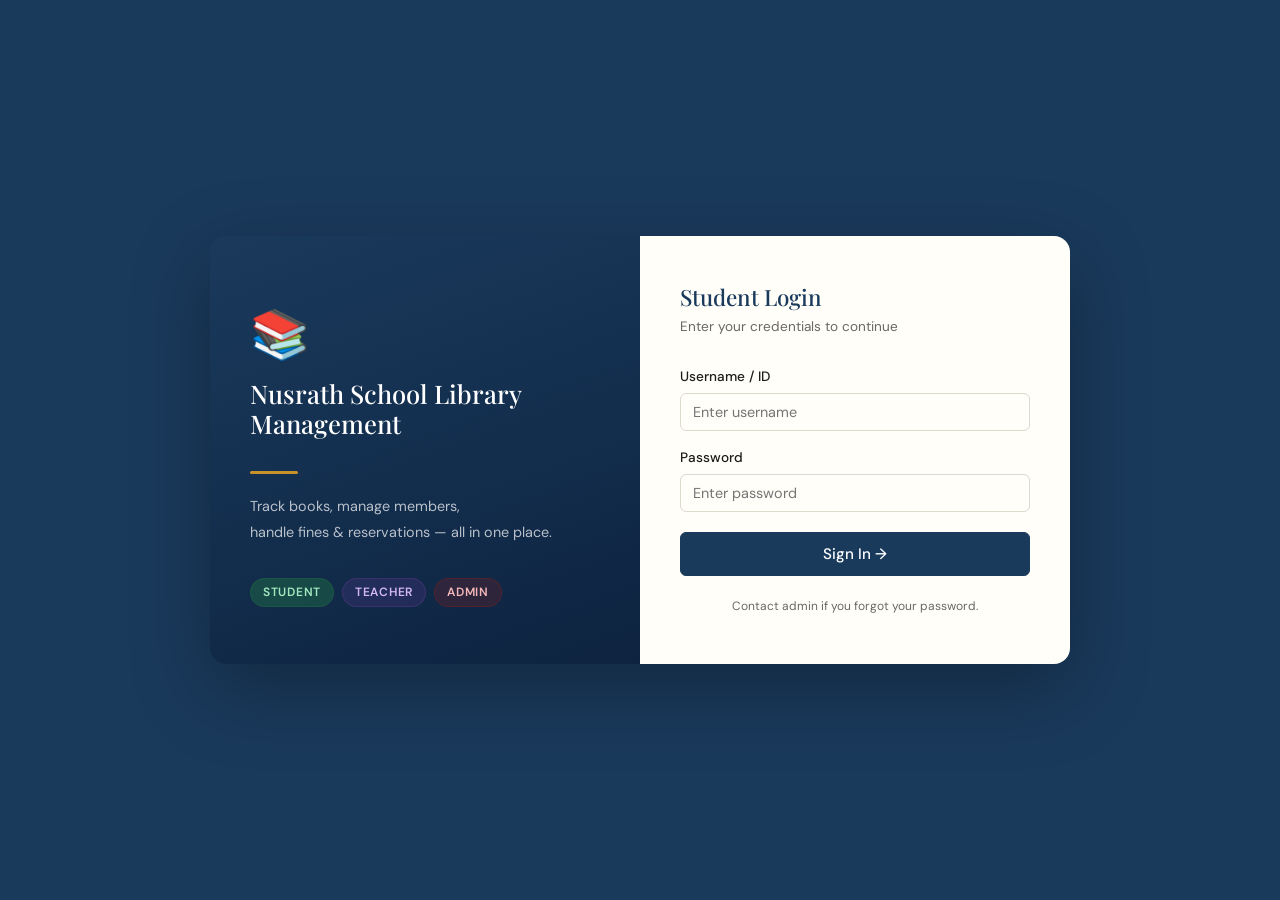
<file: index.html>
<!DOCTYPE html>
<html lang="en">
<head>
<meta charset="UTF-8">
<meta name="viewport" content="width=device-width, initial-scale=1.0">
<title>Nusrath School Library — Login</title>
<link rel="stylesheet" href="css/style.css">
<style>
  body { display: flex; align-items: center; justify-content: center; min-height: 100vh; background: var(--clr-primary); }
  .login-wrap {
    display: grid;
    grid-template-columns: 1fr 1fr;
    width: 860px;
    max-width: 96vw;
    border-radius: 16px;
    overflow: hidden;
    box-shadow: 0 24px 80px rgba(0,0,0,0.3);
  }
  .login-left {
    background: linear-gradient(160deg, #1a3a5c 0%, #0d2340 100%);
    padding: 48px 40px;
    display: flex;
    flex-direction: column;
    justify-content: center;
    color: #fff;
  }
  .login-left .logo { font-family: var(--font-display); font-size: 3rem; margin-bottom: 8px; }
  .login-left h1 { font-size: 1.6rem; margin-bottom: 12px; }
  .login-left p { font-size: 0.9rem; opacity: 0.7; line-height: 1.8; }
  .decorative-line { width: 48px; height: 3px; background: var(--clr-accent); border-radius: 2px; margin: 20px 0; }
  .role-pills { display: flex; gap: 8px; margin-top: 32px; flex-wrap: wrap; }
  .role-pill {
    padding: 4px 12px;
    border-radius: 20px;
    font-size: 0.75rem;
    font-weight: 600;
    text-transform: uppercase;
    letter-spacing: 0.06em;
    cursor: pointer;
    transition: all 0.2s;
    border: 1.5px solid transparent;
  }
  .role-pill[data-r="student"] { background: rgba(30,107,69,0.25); color: #a3e8c0; border-color: rgba(30,107,69,0.4); }
  .role-pill[data-r="teacher"] { background: rgba(92,58,138,0.25); color: #d4b8f5; border-color: rgba(92,58,138,0.4); }
  .role-pill[data-r="admin"]   { background: rgba(138,28,28,0.25); color: #f5b8b8; border-color: rgba(138,28,28,0.4); }
  .role-pill.selected[data-r="student"] { background: rgba(30,107,69,0.5); }
  .role-pill.selected[data-r="teacher"] { background: rgba(92,58,138,0.5); }
  .role-pill.selected[data-r="admin"]   { background: rgba(138,28,28,0.5); }
  .login-right { background: var(--clr-surface); padding: 48px 40px; display: flex; flex-direction: column; justify-content: center; }
  .login-right h2 { font-size: 1.4rem; color: var(--clr-primary); margin-bottom: 4px; }
  .login-right .sub { font-size: 0.85rem; color: var(--clr-muted); margin-bottom: 28px; }
  .error-msg { background: #fee2e2; color: #991b1b; border: 1px solid #fca5a5; border-radius: 6px; padding: 10px 14px; font-size: 0.85rem; margin-bottom: 16px; display: none; }
  .btn-login { width: 100%; justify-content: center; padding: 11px; font-size: 0.95rem; margin-top: 4px; }
  .footer-note { font-size: 0.75rem; color: var(--clr-muted); text-align: center; margin-top: 20px; }
  @media (max-width: 640px) {
    .login-wrap { grid-template-columns: 1fr; }
    .login-left { padding: 32px 24px; }
    .login-right { padding: 32px 24px; }
  }
</style>
</head>
<body>
<div class="login-wrap">
  <div class="login-left">
    <div class="logo">📚</div>
    <h1>Nusrath School Library<br>Management</h1>
    <div class="decorative-line"></div>
    <p>Track books, manage members,<br>handle fines & reservations — all in one place.</p>
    <div class="role-pills">
      <div class="role-pill selected" data-r="student" onclick="selectRole('student')">Student</div>
      <div class="role-pill" data-r="teacher" onclick="selectRole('teacher')">Teacher</div>
      <div class="role-pill" data-r="admin" onclick="selectRole('admin')">Admin</div>
    </div>
  </div>

  <div class="login-right">
    <h2 id="login-heading">Student Login</h2>
    <p class="sub">Enter your credentials to continue</p>

    <div class="error-msg" id="err-msg"></div>

    <div class="form-group">
      <label class="form-label">Username / ID</label>
      <input type="text" class="form-control" id="username" placeholder="Enter username" autocomplete="username">
    </div>
    <div class="form-group">
      <label class="form-label">Password</label>
      <input type="password" class="form-control" id="password" placeholder="Enter password" autocomplete="current-password">
    </div>

    <button class="btn btn-primary btn-login" id="login-btn" onclick="doLogin()">Sign In →</button>
    <p class="footer-note">Contact admin if you forgot your password.</p>
  </div>
</div>

<script src="js/app.js"></script>
<script>
  let currentRole = 'student';

  // Redirect if already logged in
  const existing = auth.load();
  if (existing) {
    window.location.href = existing.role + '-panel.html';
  }

  function selectRole(role) {
    currentRole = role;
    document.querySelectorAll('.role-pill').forEach(p => p.classList.remove('selected'));
    document.querySelector(`.role-pill[data-r="${role}"]`).classList.add('selected');
    const labels = { student: 'Student Login', teacher: 'Teacher Login', admin: 'Admin Login' };
    document.getElementById('login-heading').textContent = labels[role];
  }

  document.getElementById('password').addEventListener('keydown', e => {
    if (e.key === 'Enter') doLogin();
  });

  async function doLogin() {
    const username = document.getElementById('username').value.trim();
    const password = document.getElementById('password').value;
    const errEl = document.getElementById('err-msg');
    const btn   = document.getElementById('login-btn');
    errEl.style.display = 'none';

    if (!username || !password) {
      errEl.textContent = 'Please enter username and password.';
      errEl.style.display = 'block';
      return;
    }

    setLoading(btn, true);
    try {
      const res = await api.login({ username, password, role: currentRole });
      auth.save(res.user, res.role);
      showToast('Login successful!', 'success');
      setTimeout(() => { window.location.href = res.role + '-panel.html'; }, 300);
    } catch (err) {
      errEl.textContent = err.message || 'Login failed.';
      errEl.style.display = 'block';
    } finally {
      setLoading(btn, false);
    }
  }
</script>
</body>
</html>
</file>
<file: css/style.css>
/* ── Google Fonts ── */
@import url('https://fonts.googleapis.com/css2?family=Playfair+Display:wght@500;700&family=DM+Sans:wght@300;400;500;600&display=swap');

/* ── Variables ── */
:root {
  --clr-primary:     #1a3a5c;
  --clr-primary-lt:  #2a5298;
  --clr-accent:      #c8922a;
  --clr-accent-lt:   #f0b544;
  --clr-student:     #1e6b45;
  --clr-teacher:     #5c3a8a;
  --clr-admin:       #8a1c1c;
  --clr-bg:          #f4f1eb;
  --clr-surface:     #fffef9;
  --clr-border:      #ddd9cc;
  --clr-text:        #1e1c16;
  --clr-muted:       #6b6860;
  --clr-danger:      #b91c1c;
  --clr-success:     #166534;
  --clr-warning:     #92400e;
  --radius:          10px;
  --shadow:          0 2px 12px rgba(0,0,0,0.08);
  --shadow-lg:       0 8px 32px rgba(0,0,0,0.12);
  --font-display:    'Playfair Display', Georgia, serif;
  --font-body:       'DM Sans', system-ui, sans-serif;
  --transition:      all 0.2s ease;
}

/* ── Reset ── */
*, *::before, *::after { box-sizing: border-box; margin: 0; padding: 0; }
html { font-size: 16px; }
body {
  font-family: var(--font-body);
  background: var(--clr-bg);
  color: var(--clr-text);
  min-height: 100vh;
  line-height: 1.6;
}

/* ── Typography ── */
h1,h2,h3 { font-family: var(--font-display); font-weight: 500; line-height: 1.2; }
h1 { font-size: 2.2rem; }
h2 { font-size: 1.6rem; }
h3 { font-size: 1.2rem; }
p  { line-height: 1.7; }

/* ── Layout ── */
.container { max-width: 1200px; margin: 0 auto; padding: 0 24px; }

/* ── Header / Navbar ── */
.navbar {
  background: var(--clr-primary);
  color: #fff;
  padding: 0 24px;
  display: flex;
  align-items: center;
  justify-content: space-between;
  height: 60px;
  position: sticky;
  top: 0;
  z-index: 100;
  box-shadow: var(--shadow);
}
.navbar-brand {
  font-family: var(--font-display);
  font-size: 1.3rem;
  color: #fff;
  text-decoration: none;
  display: flex;
  align-items: center;
  gap: 10px;
}
.navbar-brand .brand-icon { font-size: 1.4rem; }
.navbar-actions { display: flex; align-items: center; gap: 12px; }
.navbar-user { font-size: 0.85rem; opacity: 0.85; }
.badge-role {
  font-size: 0.7rem;
  padding: 2px 8px;
  border-radius: 20px;
  font-weight: 600;
  letter-spacing: 0.05em;
  text-transform: uppercase;
}
.badge-student { background: rgba(30,107,69,0.3); color: #a3e8c0; }
.badge-teacher { background: rgba(92,58,138,0.3); color: #d4b8f5; }
.badge-admin   { background: rgba(138,28,28,0.3); color: #f5b8b8; }

/* ── Sidebar ── */
.layout { display: flex; min-height: calc(100vh - 60px); }
.sidebar {
  width: 230px;
  background: var(--clr-surface);
  border-right: 1px solid var(--clr-border);
  padding: 24px 0;
  flex-shrink: 0;
}
.sidebar-menu { list-style: none; }
.sidebar-menu li a {
  display: flex;
  align-items: center;
  gap: 10px;
  padding: 10px 20px;
  color: var(--clr-muted);
  text-decoration: none;
  font-size: 0.9rem;
  transition: var(--transition);
  border-left: 3px solid transparent;
}
.sidebar-menu li a:hover,
.sidebar-menu li a.active {
  color: var(--clr-primary);
  background: rgba(26,58,92,0.06);
  border-left-color: var(--clr-primary);
}
.sidebar-menu li a .icon { width: 18px; text-align: center; }
.sidebar-section {
  font-size: 0.7rem;
  text-transform: uppercase;
  letter-spacing: 0.08em;
  color: var(--clr-muted);
  padding: 16px 20px 4px;
  font-weight: 600;
}

/* ── Main Content ── */
.main-content {
  flex: 1;
  padding: 28px 32px;
  overflow-y: auto;
}
.page-header {
  margin-bottom: 24px;
  display: flex;
  align-items: flex-start;
  justify-content: space-between;
  gap: 12px;
  flex-wrap: wrap;
}
.page-title { font-size: 1.8rem; color: var(--clr-primary); }
.page-subtitle { font-size: 0.9rem; color: var(--clr-muted); margin-top: 2px; }

/* ── Stat Cards ── */
.stats-grid { display: grid; grid-template-columns: repeat(auto-fit, minmax(170px, 1fr)); gap: 16px; margin-bottom: 28px; }
.stat-card {
  background: var(--clr-surface);
  border: 1px solid var(--clr-border);
  border-radius: var(--radius);
  padding: 20px;
  position: relative;
  overflow: hidden;
}
.stat-card::before {
  content: '';
  position: absolute;
  top: 0; left: 0; right: 0;
  height: 3px;
  background: var(--clr-accent);
}
.stat-card.blue::before  { background: var(--clr-primary); }
.stat-card.green::before { background: var(--clr-student); }
.stat-card.purple::before{ background: var(--clr-teacher); }
.stat-card.red::before   { background: var(--clr-danger); }
.stat-label { font-size: 0.78rem; color: var(--clr-muted); text-transform: uppercase; letter-spacing: 0.05em; margin-bottom: 6px; }
.stat-value { font-size: 2rem; font-weight: 600; color: var(--clr-text); line-height: 1; }
.stat-sub   { font-size: 0.78rem; color: var(--clr-muted); margin-top: 4px; }

/* ── Cards ── */
.card {
  background: var(--clr-surface);
  border: 1px solid var(--clr-border);
  border-radius: var(--radius);
  box-shadow: var(--shadow);
  margin-bottom: 24px;
}
.card-header {
  padding: 16px 20px;
  border-bottom: 1px solid var(--clr-border);
  display: flex;
  align-items: center;
  justify-content: space-between;
  gap: 12px;
  flex-wrap: wrap;
}
.card-title { font-size: 1rem; font-weight: 600; color: var(--clr-text); }
.card-body  { padding: 20px; }

/* ── Buttons ── */
.btn {
  display: inline-flex;
  align-items: center;
  gap: 6px;
  padding: 8px 16px;
  border-radius: 6px;
  font-family: var(--font-body);
  font-size: 0.88rem;
  font-weight: 500;
  cursor: pointer;
  border: 1px solid transparent;
  transition: var(--transition);
  text-decoration: none;
  white-space: nowrap;
}
.btn-primary   { background: var(--clr-primary);  color: #fff; border-color: var(--clr-primary); }
.btn-primary:hover { background: var(--clr-primary-lt); }
.btn-accent    { background: var(--clr-accent);   color: #fff; border-color: var(--clr-accent); }
.btn-accent:hover  { background: var(--clr-accent-lt); color: var(--clr-text); }
.btn-outline   { background: transparent; color: var(--clr-primary); border-color: var(--clr-primary); }
.btn-outline:hover { background: var(--clr-primary); color: #fff; }
.btn-danger    { background: var(--clr-danger);   color: #fff; border-color: var(--clr-danger); }
.btn-sm        { padding: 4px 10px; font-size: 0.8rem; }
.btn:disabled  { opacity: 0.5; cursor: not-allowed; }

/* ── Forms ── */
.form-group { margin-bottom: 16px; }
.form-label { display: block; font-size: 0.85rem; font-weight: 500; margin-bottom: 5px; color: var(--clr-text); }
.form-control {
  width: 100%;
  padding: 9px 12px;
  border: 1px solid var(--clr-border);
  border-radius: 6px;
  font-family: var(--font-body);
  font-size: 0.9rem;
  background: var(--clr-surface);
  color: var(--clr-text);
  transition: var(--transition);
}
.form-control:focus { outline: none; border-color: var(--clr-primary); box-shadow: 0 0 0 3px rgba(26,58,92,0.1); }
.form-row { display: grid; grid-template-columns: 1fr 1fr; gap: 16px; }
.form-hint { font-size: 0.78rem; color: var(--clr-muted); margin-top: 4px; }

/* ── Table ── */
.table-wrapper { overflow-x: auto; }
table { width: 100%; border-collapse: collapse; font-size: 0.88rem; }
thead tr { background: #f0ece0; }
th { padding: 10px 12px; text-align: left; font-weight: 600; color: var(--clr-muted); font-size: 0.78rem; text-transform: uppercase; letter-spacing: 0.04em; border-bottom: 2px solid var(--clr-border); }
td { padding: 11px 12px; border-bottom: 1px solid var(--clr-border); vertical-align: middle; }
tr:last-child td { border-bottom: none; }
tbody tr:hover { background: rgba(26,58,92,0.03); }

/* ── Badges ── */
.badge {
  display: inline-block;
  padding: 2px 8px;
  border-radius: 20px;
  font-size: 0.72rem;
  font-weight: 600;
  text-transform: uppercase;
  letter-spacing: 0.04em;
}
.badge-issued    { background: #dbeafe; color: #1e40af; }
.badge-returned  { background: #dcfce7; color: #166534; }
.badge-overdue   { background: #fee2e2; color: #991b1b; }
.badge-waiting   { background: #fef3c7; color: #92400e; }
.badge-fulfilled { background: #dcfce7; color: #166534; }
.badge-cancelled { background: #f3f4f6; color: #6b7280; }
.badge-unpaid    { background: #fee2e2; color: #991b1b; }
.badge-paid      { background: #dcfce7; color: #166534; }
.badge-available { background: #dcfce7; color: #166534; }
.badge-unavailable { background: #fee2e2; color: #991b1b; }

/* ── Search Bar ── */
.search-bar {
  display: flex;
  gap: 8px;
  align-items: center;
  flex-wrap: wrap;
}
.search-input-wrap { position: relative; flex: 1; min-width: 200px; }
.search-input-wrap .icon { position: absolute; left: 10px; top: 50%; transform: translateY(-50%); opacity: 0.4; pointer-events: none; }
.search-input { padding-left: 32px !important; }

/* ── Modal ── */
.modal-overlay {
  display: none;
  position: fixed;
  inset: 0;
  background: rgba(0,0,0,0.45);
  z-index: 1000;
  align-items: center;
  justify-content: center;
}
.modal-overlay.active { display: flex; }
.modal {
  background: var(--clr-surface);
  border-radius: var(--radius);
  box-shadow: var(--shadow-lg);
  width: 100%;
  max-width: 520px;
  max-height: 90vh;
  overflow-y: auto;
}
.modal-header {
  padding: 16px 20px;
  border-bottom: 1px solid var(--clr-border);
  display: flex;
  align-items: center;
  justify-content: space-between;
}
.modal-title { font-size: 1.1rem; font-weight: 600; }
.modal-close { background: none; border: none; font-size: 1.4rem; cursor: pointer; color: var(--clr-muted); line-height: 1; }
.modal-body { padding: 20px; }
.modal-footer { padding: 16px 20px; border-top: 1px solid var(--clr-border); display: flex; justify-content: flex-end; gap: 8px; }

/* ── Tabs ── */
.tabs { display: flex; gap: 0; border-bottom: 2px solid var(--clr-border); margin-bottom: 20px; }
.tab-btn {
  padding: 10px 18px;
  background: none;
  border: none;
  border-bottom: 2px solid transparent;
  cursor: pointer;
  font-family: var(--font-body);
  font-size: 0.88rem;
  color: var(--clr-muted);
  margin-bottom: -2px;
  transition: var(--transition);
}
.tab-btn.active { color: var(--clr-primary); border-bottom-color: var(--clr-primary); font-weight: 600; }
.tab-panel { display: none; }
.tab-panel.active { display: block; }

/* ── Toast ── */
.toast-container { position: fixed; top: 72px; right: 20px; z-index: 2000; display: flex; flex-direction: column; gap: 8px; }
.toast {
  padding: 12px 18px;
  border-radius: 8px;
  font-size: 0.88rem;
  font-weight: 500;
  box-shadow: var(--shadow-lg);
  animation: slideIn 0.25s ease;
  max-width: 320px;
}
.toast-success { background: #166534; color: #fff; }
.toast-error   { background: #991b1b; color: #fff; }
.toast-info    { background: var(--clr-primary); color: #fff; }
@keyframes slideIn { from { opacity:0; transform: translateX(20px); } to { opacity:1; transform: none; } }

/* ── Empty State ── */
.empty-state { text-align: center; padding: 48px 20px; color: var(--clr-muted); }
.empty-state .empty-icon { font-size: 3rem; margin-bottom: 12px; opacity: 0.4; }
.empty-state p { font-size: 0.9rem; }

/* ── Alert ── */
.alert { padding: 12px 16px; border-radius: 8px; font-size: 0.88rem; margin-bottom: 16px; }
.alert-warning { background: #fef3c7; color: #92400e; border: 1px solid #fde68a; }
.alert-danger  { background: #fee2e2; color: #991b1b; border: 1px solid #fca5a5; }
.alert-success { background: #dcfce7; color: #166534; border: 1px solid #86efac; }
.alert-info    { background: #dbeafe; color: #1e40af; border: 1px solid #93c5fd; }

/* ── Responsive ── */
@media (max-width: 768px) {
  .sidebar { display: none; }
  .main-content { padding: 16px; }
  .form-row { grid-template-columns: 1fr; }
  .stats-grid { grid-template-columns: repeat(2, 1fr); }
  h1 { font-size: 1.6rem; }
}

/* ── Spinner ── */
.spinner { display: inline-block; width: 16px; height: 16px; border: 2px solid rgba(255,255,255,0.3); border-top-color: #fff; border-radius: 50%; animation: spin 0.7s linear infinite; }
@keyframes spin { to { transform: rotate(360deg); } }

/* ── Scrollbar ── */
::-webkit-scrollbar { width: 6px; height: 6px; }
::-webkit-scrollbar-track { background: transparent; }
::-webkit-scrollbar-thumb { background: var(--clr-border); border-radius: 3px; }
</file>
